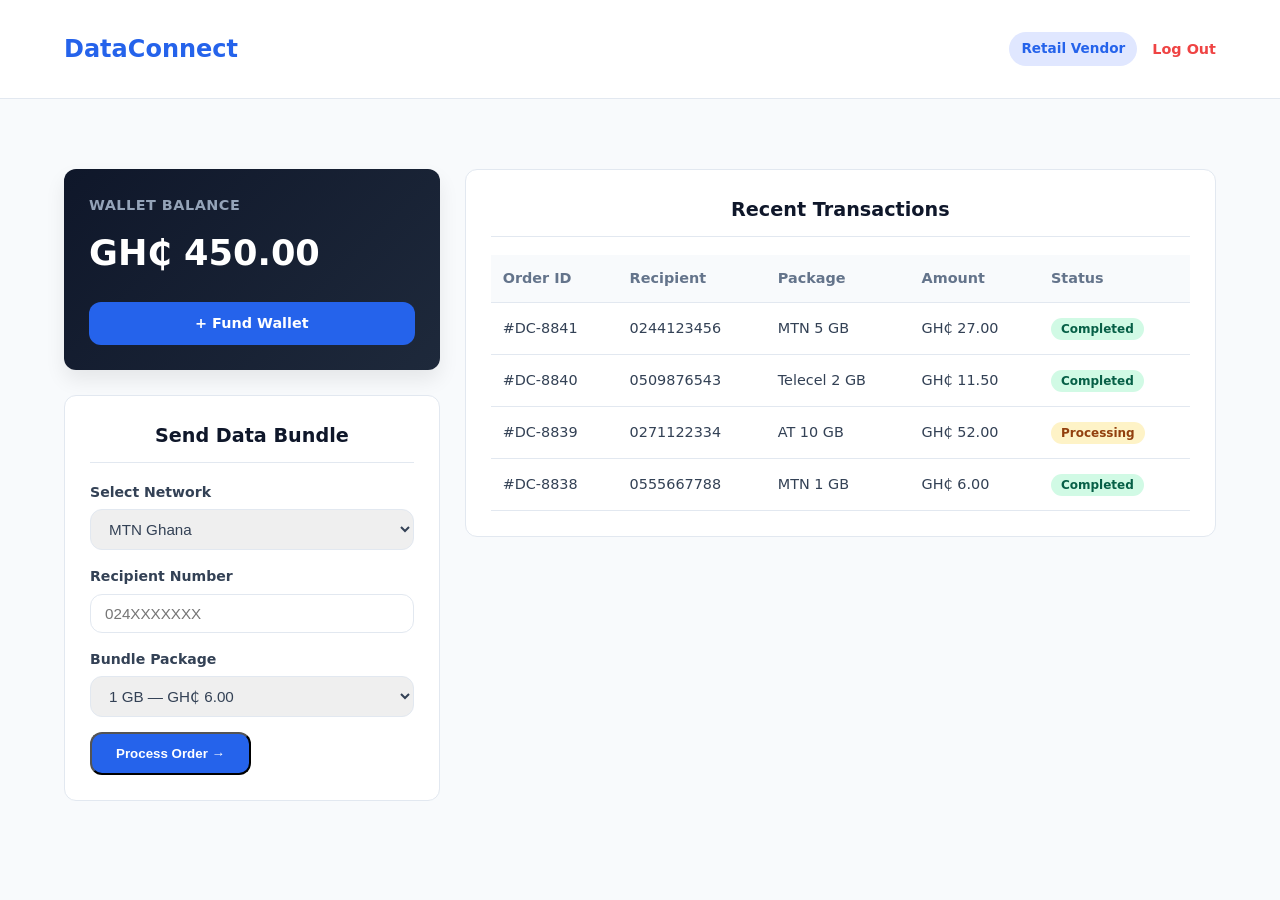
<file: dashboard.html>
<!DOCTYPE html>
<html lang="en">

<head>
    <meta charset="UTF-8">
    <meta name="viewport" content="width=device-width, initial-scale=1.0">
    <meta name="description" content="DataConnect GH Vendor Dashboard - View wallet balance, top up data, and manage transactions.">
    <title>Dashboard - DataConnect GH</title>

    <link rel="icon" type="image/png" href="favicon.png">
    <link rel="stylesheet" href="./style.css">

    <style>
        .dashboard-body {
            background-color: var(--bg-light);
            min-height: 100vh;
        }

        /* Top User Nav */
        .dashboard-nav {
            background-color: #ffffff;
            border-bottom: 1px solid var(--border-color);
            padding: 15px 0;
            position: sticky;
            top: 0;
            z-index: 100;
        }

        .user-menu {
            display: flex;
            align-items: center;
            gap: 15px;
        }

        .user-badge {
            background-color: #e0e7ff;
            color: var(--primary-color);
            padding: 6px 12px;
            border-radius: 20px;
            font-size: 0.85rem;
            font-weight: 700;
        }

        .logout-btn {
            color: #ef4444;
            text-decoration: none;
            font-weight: 600;
            font-size: 0.9rem;
        }

        .logout-btn:hover {
            text-decoration: underline;
        }

        /* Dashboard Grid Layout */
        .dashboard-layout {
            display: grid;
            grid-template-columns: 1fr 2fr;
            gap: 25px;
            margin-top: 30px;
        }

        /* Balance & Quick Actions Sidebar */
        .wallet-card {
            background: linear-gradient(135deg, var(--secondary-color), #1e293b);
            color: #ffffff;
            border-radius: var(--radius);
            padding: 25px;
            margin-bottom: 25px;
            box-shadow: 0 10px 20px rgba(0,0,0,0.08);
        }

        .wallet-card h3 {
            color: #94a3b8;
            font-size: 0.9rem;
            text-transform: uppercase;
            letter-spacing: 0.5px;
            margin-bottom: 8px;
        }

        .wallet-amount {
            font-size: 2.2rem;
            font-weight: 800;
            margin-bottom: 20px;
        }

        .wallet-actions {
            display: flex;
            gap: 10px;
        }

        .btn-topup {
            background-color: var(--primary-color);
            color: #ffffff;
            border: none;
            padding: 10px 16px;
            border-radius: var(--radius);
            font-weight: 600;
            cursor: pointer;
            width: 100%;
            text-decoration: none;
            text-align: center;
            font-size: 0.9rem;
        }

        /* Quick Order Form Box */
        .panel-card {
            background-color: var(--card-bg);
            border: 1px solid var(--border-color);
            border-radius: var(--radius);
            padding: 25px;
            margin-bottom: 25px;
        }

        .panel-title {
            font-size: 1.2rem;
            margin-bottom: 18px;
            padding-bottom: 10px;
            border-bottom: 1px solid var(--border-color);
        }

        .form-group {
            margin-bottom: 15px;
        }

        .form-group label {
            display: block;
            font-weight: 600;
            margin-bottom: 6px;
            font-size: 0.88rem;
        }

        .form-control, .form-select {
            width: 100%;
            padding: 10px 14px;
            border: 1px solid var(--border-color);
            border-radius: var(--radius);
            font-size: 0.95rem;
            color: var(--text-main);
        }

        /* Recent Orders Table */
        .table-wrapper {
            overflow-x: auto;
        }

        .data-table {
            width: 100%;
            border-collapse: collapse;
            text-align: left;
            font-size: 0.9rem;
        }

        .data-table th {
            background-color: var(--bg-light);
            color: var(--text-muted);
            padding: 12px;
            border-bottom: 1px solid var(--border-color);
            font-weight: 600;
        }

        .data-table td {
            padding: 14px 12px;
            border-bottom: 1px solid var(--border-color);
        }

        .status-badge {
            padding: 4px 10px;
            border-radius: 12px;
            font-size: 0.75rem;
            font-weight: 700;
        }

        .status-success {
            background-color: #d1fae5;
            color: #065f46;
        }

        .status-pending {
            background-color: #fef3c7;
            color: #92400e;
        }

    .container nav-bar {
         padding: 0;
    }

    .btn btn-primary {
        width: 100%;
        margin-top: 10px;
    }

        /* Responsive Layout Switch */
        @media (max-width: 850px) {
            .dashboard-layout {
                grid-template-columns: 1fr;
            }
        }
    </style>
</head>

<body class="dashboard-body">

    <!-- DASHBOARD HEADER -->
    <header class="dashboard-nav">
        <div class="container nav-bar">  
            <a href="index.html" class="brand-logo">DataConnect</a>
            
            <div class="user-menu">
                <span class="user-badge">Retail Vendor</span>
                <a href="login.html" class="logout-btn">Log Out</a>
            </div>
        </div>
    </header>

    <!-- DASHBOARD CONTENT AREA -->
    <main class="container">
        
        <div class="dashboard-layout">

            <!-- LEFT COLUMN: Wallet & Quick Buy -->
            <aside class="dashboard-sidebar">
                
                <!-- Balance Box -->
                <div class="wallet-card">
                    <h3>Wallet Balance</h3>
                    <div class="wallet-amount">GH₵ 450.00</div>
                    <div class="wallet-actions">
                        <a href="#" class="btn-topup">+ Fund Wallet</a>
                    </div>
                </div>

                <!-- Fast Order Panel -->
                <div class="panel-card">
                    <h2 class="panel-title">Send Data Bundle</h2>
                    <form action="#" method="POST">
                        
                        <div class="form-group">
                            <label for="network-select">Select Network</label>
                            <select id="network-select" class="form-select" required>
                                <option value="mtn">MTN Ghana</option>
                                <option value="telecel">Telecel Ghana</option>
                                <option value="at">AT (AirtelTigo)</option>
                            </select>
                        </div>

                        <div class="form-group">
                            <label for="phone-number">Recipient Number</label>
                            <input type="tel" id="phone-number" class="form-control" placeholder="024XXXXXXX" required>
                        </div>

                        <div class="form-group">
                            <label for="package-select">Bundle Package</label>
                            <select id="package-select" class="form-select" required>
                                <option value="1">1 GB — GH₵ 6.00</option>
                                <option value="2">2 GB — GH₵ 11.50</option>
                                <option value="5">5 GB — GH₵ 27.00</option>
                                <option value="10">10 GB — GH₵ 52.00</option>
                            </select>
                        </div>

                        <button type="submit" class="btn btn-primary">Process Order &rarr;</button> 
                    </form>
                </div>

            </aside>

            <!-- RIGHT COLUMN: Order History -->
            <section class="dashboard-main">
                
                <div class="panel-card">
                    <h2 class="panel-title">Recent Transactions</h2>
                    
                    <div class="table-wrapper">
                        <table class="data-table">
                            <thead>
                                <tr>
                                    <th>Order ID</th>
                                    <th>Recipient</th>
                                    <th>Package</th>
                                    <th>Amount</th>
                                    <th>Status</th>
                                </tr>
                            </thead>
                            <tbody>
                                <tr>
                                    <td>#DC-8841</td>
                                    <td>0244123456</td>
                                    <td>MTN 5 GB</td>
                                    <td>GH₵ 27.00</td>
                                    <td><span class="status-badge status-success">Completed</span></td>
                                </tr>
                                <tr>
                                    <td>#DC-8840</td>
                                    <td>0509876543</td>
                                    <td>Telecel 2 GB</td>
                                    <td>GH₵ 11.50</td>
                                    <td><span class="status-badge status-success">Completed</span></td>
                                </tr>
                                <tr>
                                    <td>#DC-8839</td>
                                    <td>0271122334</td>
                                    <td>AT 10 GB</td>
                                    <td>GH₵ 52.00</td>
                                    <td><span class="status-badge status-pending">Processing</span></td>
                                </tr>
                                <tr>
                                    <td>#DC-8838</td>
                                    <td>0555667788</td>
                                    <td>MTN 1 GB</td>
                                    <td>GH₵ 6.00</td>
                                    <td><span class="status-badge status-success">Completed</span></td>
                                </tr>
                            </tbody>
                        </table>
                    </div>

                </div>

            </section>

        </div>

    </main>

</body>

</html>
</file>
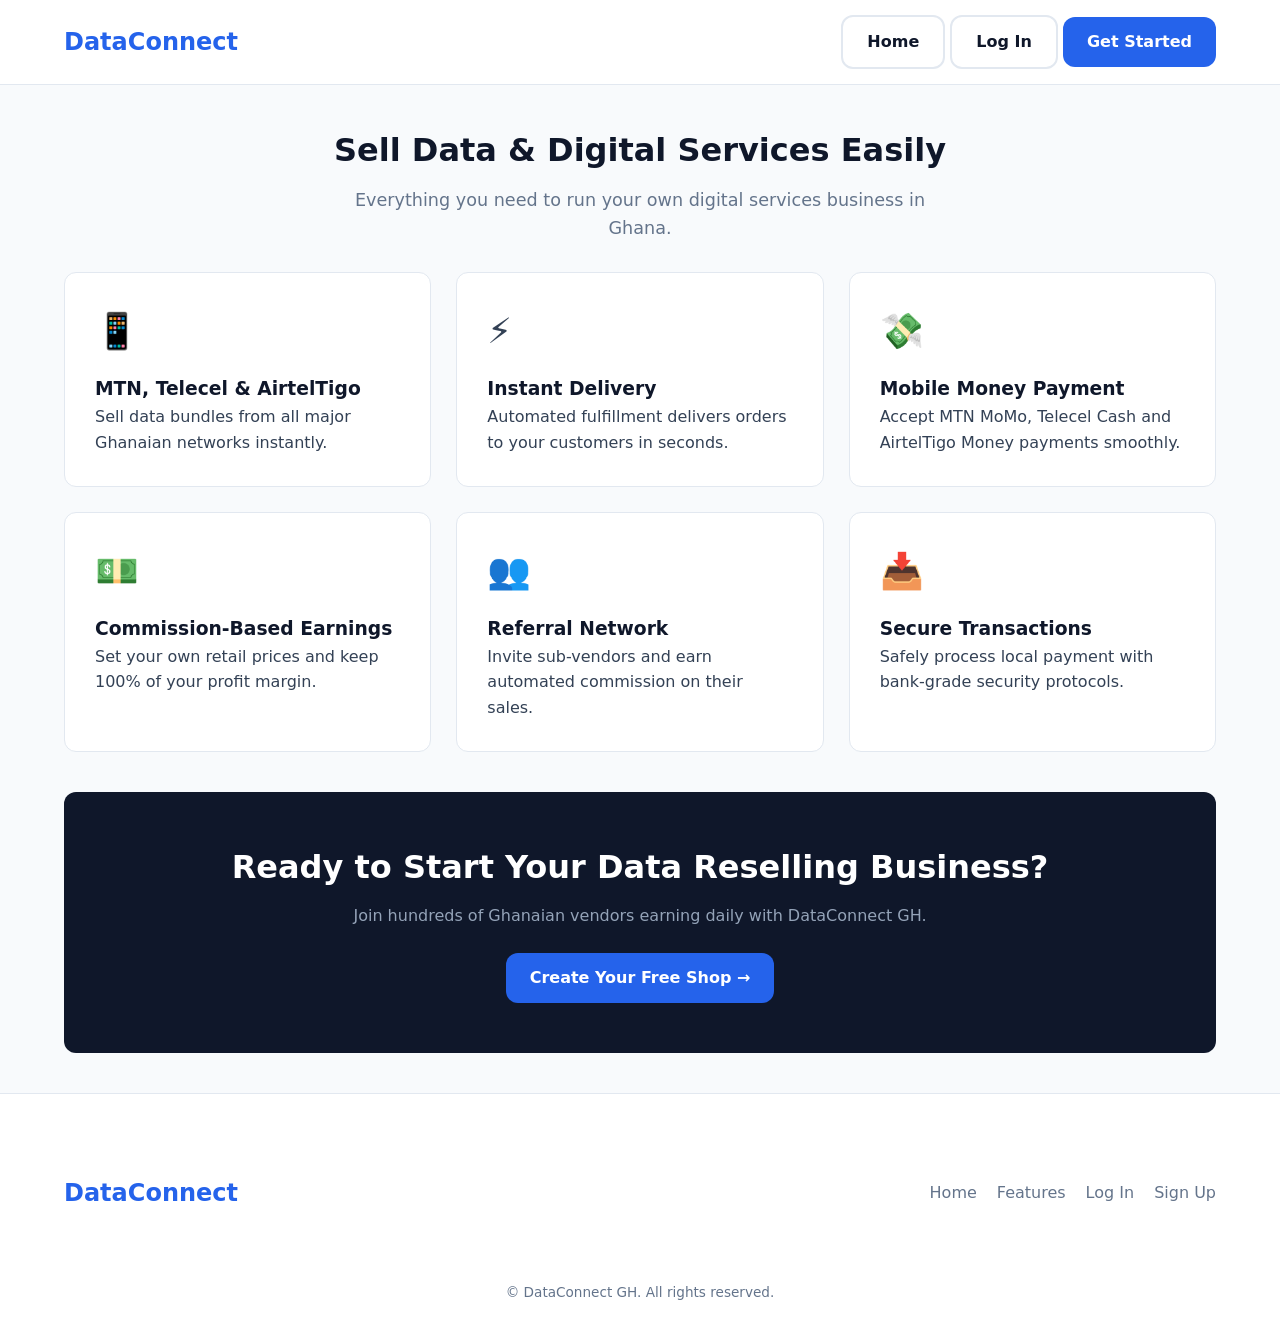
<file: features.html>
<!DOCTYPE html>
<html lang="en">
<head>
    <meta charset="UTF-8">
    <meta name="viewport" content="width=device-width, initial-scale=1.0">
    <meta name="description" content="Explore features of DataConnect GH - Instant data delivery, Mobile Money payments, and vendor commission tools.">
    <title>Features - DataConnect GH</title>
    <link rel="icon" type="image/png" href="favicon.png">
    <link rel="stylesheet" href="style.css">
</head>
<body>

    <!-- MAIN HEADER NAVIGATION -->
    <header class="main-header">
        <nav class="nav-bar container">
            <a href="index.html" class="brand-logo">DataConnect</a>
            <div class="nav-links">
                <a href="index.html" class="btn btn-secondary">Home</a>
                <a href="login.html" class="btn btn-secondary">Log In</a>
                <a href="signup.html" class="btn btn-primary">Get Started</a>
            </div>
        </nav>
    </header>

    <!-- DETAILED SERVICES & FEATURES -->
    <main>
        <section class="features-section container">
            <h2>Sell Data & Digital Services Easily</h2>

            <p class="section-subtitle">
                Everything you need to run your own digital services business in Ghana.
            </p>

            <div class="features-grid">
                <article class="feature-card">
                    <div class="icon-box" aria-hidden="true">&#128241;</div>
                    <h3>MTN, Telecel & AirtelTigo</h3>
                    <p>Sell data bundles from all major Ghanaian networks instantly.</p>
                </article>

                <article class="feature-card">
                    <div class="icon-box" aria-hidden="true">&#9889;</div>
                    <h3>Instant Delivery</h3>
                    <p>Automated fulfillment delivers orders to your customers in seconds.</p>
                </article>

                <article class="feature-card">
                    <div class="icon-box" aria-hidden="true">&#128184;</div>
                    <h3>Mobile Money Payment</h3>
                    <p>Accept MTN MoMo, Telecel Cash and AirtelTigo Money payments smoothly.</p>
                </article>

                <article class="feature-card">
                    <div class="icon-box" aria-hidden="true">&#128181;</div>
                    <h3>Commission-Based Earnings</h3>
                    <p>Set your own retail prices and keep 100% of your profit margin.</p>
                </article>

                <article class="feature-card">
                    <div class="icon-box" aria-hidden="true">&#128101;</div>
                    <h3>Referral Network</h3>
                    <p>Invite sub-vendors and earn automated commission on their sales.</p>
                </article>

                <article class="feature-card">
                    <div class="icon-box" aria-hidden="true">&#128229;</div>
                    <h3>Secure Transactions</h3>
                    <p>Safely process local payment with bank-grade security protocols.</p>
                </article>
            </div>

            <!-- CTA SECTION -->
            <div class="cta-box">
                <h3>Ready to Start Your Data Reselling Business?</h3>
                <p>Join hundreds of Ghanaian vendors earning daily with DataConnect GH.</p>
                <a href="signup.html" class="btn btn-primary">Create Your Free Shop &rarr;</a>
            </div>
        </section>
    </main>

    <!-- MAIN FOOTER -->
    <footer class="main-footer">
        <div class="container footer-links-wrapper">
            <a href="index.html" class="brand-logo">DataConnect</a>
            <nav class="footer-nav">
                <a href="index.html">Home</a>
                <a href="features.html">Features</a>
                <a href="login.html">Log In</a>
                <a href="signup.html">Sign Up</a>
            </nav>
        </div>
        <p class="copyright">&copy; DataConnect GH. All rights reserved.</p>
    </footer>

</body>
</html>
</file>
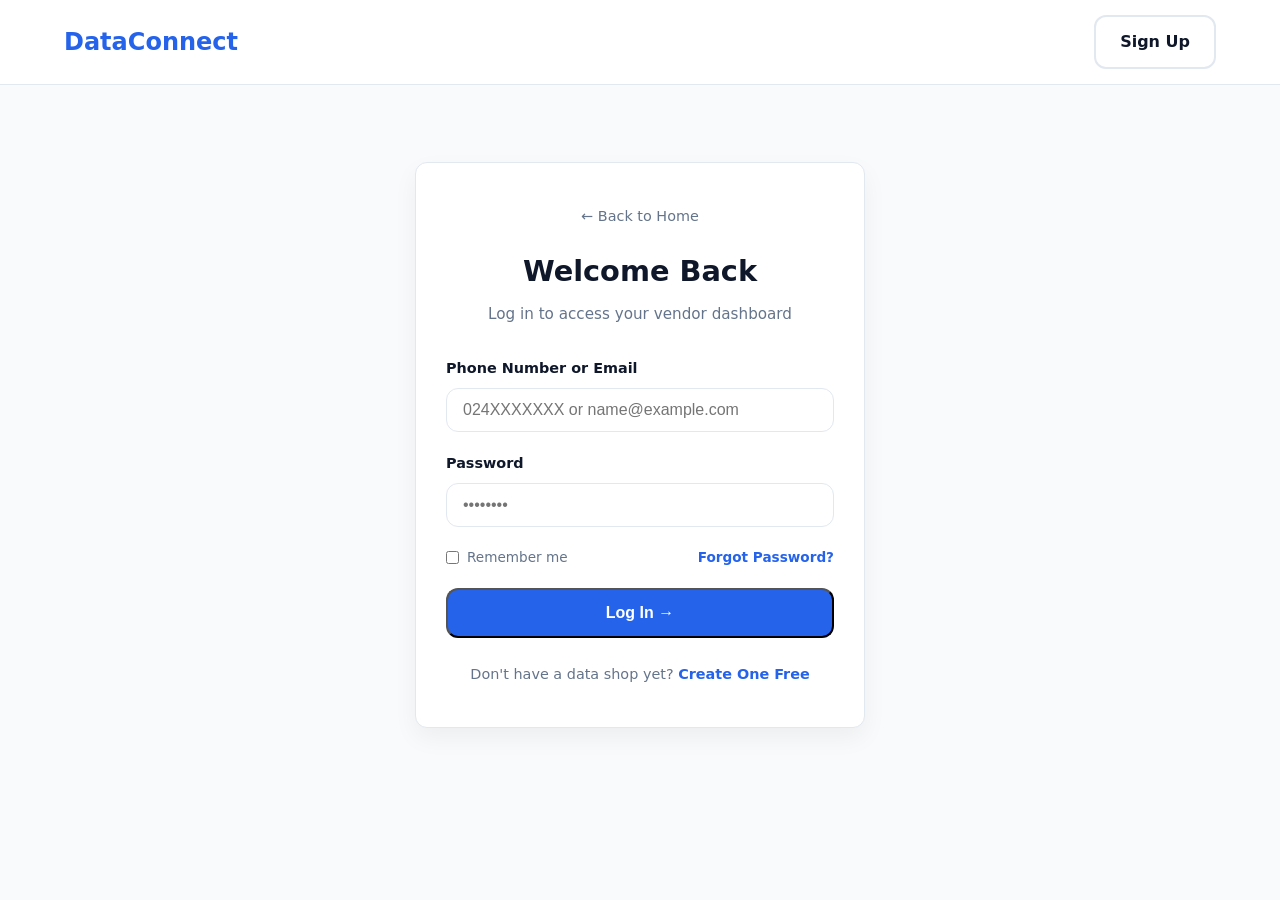
<file: login.html>
<!DOCTYPE html> 
<html lang="en">

<head>
    <meta charset="UTF-8">
    <meta name="viewport" content="width=device-width, initial-scale=1.0">
    <meta name="description" content="Log in to your DataConnect GH account to manage your data shop and earnings.">
    <title>Log In - DataConnect GH</title>

    <link rel="icon" type="image/png" href="favicon.png">
    <link rel="stylesheet" href="./style.css">

    <style>
        /* Form-specific layout tweaks */
        .auth-container {
            min-height: 80vh;
            display: flex;
            align-items: center;
            justify-content: center;
            padding: 40px 15px;
        }

        .auth-card {
            background-color: var(--card-bg);
            border: 1px solid var(--border-color);
            border-radius: var(--radius);
            padding: 40px 30px;
            width: 100%;
            max-width: 450px;
            box-shadow: 0 10px 25px rgba(0, 0, 0, 0.05);
        }

        .auth-header {
            text-align: center;
            margin-bottom: 30px;
        }

        .auth-header h1 {
            font-size: 1.8rem;
            margin-bottom: 8px;
        }

        .auth-header p {
            color: var(--text-muted);
            font-size: 0.95rem;
        }

        .form-group {
            margin-bottom: 20px;
        }

        .form-group label {
            display: block;
            font-weight: 600;
            margin-bottom: 8px;
            color: var(--secondary-color);
            font-size: 0.9rem;
        }

        .form-control {
            width: 100%;
            padding: 12px 16px;
            border: 1px solid var(--border-color);
            border-radius: var(--radius);
            font-size: 1rem;
            color: var(--text-main);
            outline: none;
            transition: var(--transition);
        }

        .form-control:focus {
            border-color: var(--primary-color);
            box-shadow: 0 0 0 3px rgba(37, 99, 235, 0.1);
        }

        .form-actions {
            display: flex;
            justify-content: space-between;
            align-items: center;
            margin-bottom: 20px;
            font-size: 0.85rem;
        }

        .remember-me {
            display: flex;
            align-items: center;
            gap: 8px;
            color: var(--text-muted);
        }

        .forgot-link {
            color: var(--primary-color);
            text-decoration: none;
            font-weight: 600;
        }

        .forgot-link:hover {
            text-decoration: underline;
        }

        .btn-full {
            width: 100%;
            padding: 14px;
            font-size: 1rem;
        }

        .auth-footer {
            text-align: center;
            margin-top: 25px;
            font-size: 0.9rem;
            color: var(--text-muted);
        }

        .auth-footer a {
            color: var(--primary-color);
            text-decoration: none;
            font-weight: 700;
        }

        .auth-footer a:hover {
            text-decoration: underline;
        }

        .back-home {
            text-align: center;
            margin-bottom: 20px;
        }

        .back-home a {
            color: var(--text-muted);
            text-decoration: none;
            font-size: 0.9rem;
        }

        .back-home a:hover {
            color: var(--primary-color);
        }
    </style>
</head>

<body>

    <!-- Simple Header Navigation -->
    <header class="main-header">
        <nav class="nav-bar container">
            <a href="index.html" class="brand-logo">DataConnect</a>
            <a href="signup.html" class="btn btn-secondary">Sign Up</a>
        </nav>
    </header>

    <!-- MAIN LOGIN FORM AREA -->
    <main class="auth-container">
        <div class="auth-card">

            <div class="back-home">
                <a href="index.html">&larr; Back to Home</a>
            </div>

            <div class="auth-header">
                <h1>Welcome Back</h1>
                <p>Log in to access your vendor dashboard</p>
            </div>

            <form action="/login" method="POST">
                
                <!-- Phone / Email -->
                <div class="form-group">
                    <label for="login-id">Phone Number or Email</label>
                    <input type="text" id="login-id" name="login-id" class="form-control" placeholder="024XXXXXXX or name@example.com" required>
                </div>

                <!-- Password -->
                <div class="form-group">
                    <label for="password">Password</label>
                    <input type="password" id="password" name="password" class="form-control" placeholder="••••••••" required>
                </div>

                <!-- Remember Me & Forgot Password -->
                <div class="form-actions">
                    <label class="remember-me">
                        <input type="checkbox" name="remember">
                        Remember me
                    </label>
                    <a href="#" class="forgot-link">Forgot Password?</a>
                </div>

                <!-- Submit Button -->
                <button type="submit" class="btn btn-primary btn-full">Log In &rarr;</button>

            </form>

            <div class="auth-footer">
                Don't have a data shop yet? <a href="signup.html">Create One Free</a>
            </div>

        </div>
    </main>

</body>

</html>
</file>
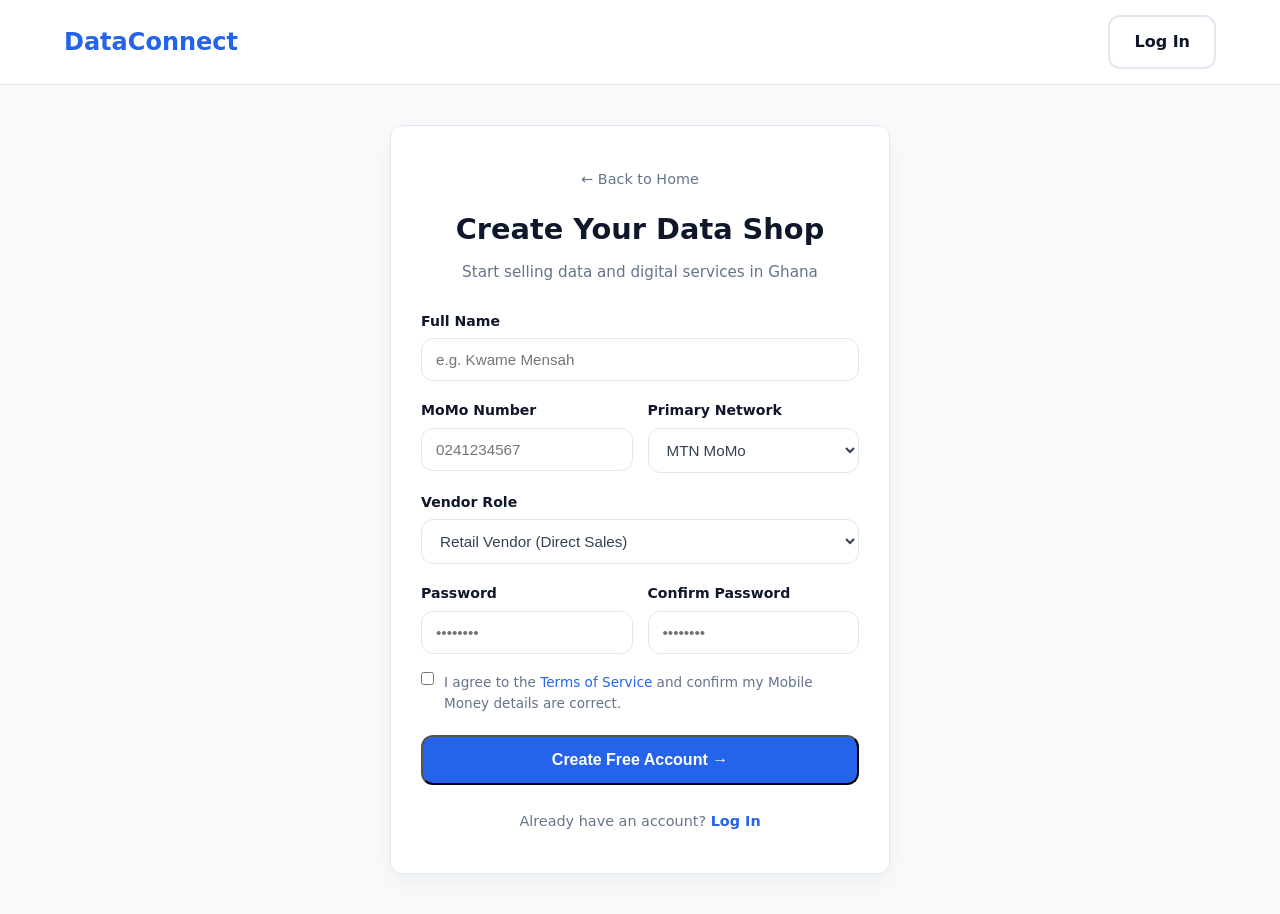
<file: signup.html>
<!DOCTYPE html>
<html lang="en">

<head>
    <meta charset="UTF-8">
    <meta name="viewport" content="width=device-width, initial-scale=1.0">
    <meta name="description" content="Create your free DataConnect GH vendor shop and start selling data bundles in Ghana.">
    <title>Sign Up - DataConnect GH</title>

    <link rel="icon" type="image/png" href="favicon.png">
    <link rel="stylesheet" href="./style.css">

    <style>
        .auth-container {
            min-height: 85vh;
            display: flex;
            align-items: center;
            justify-content: center;
            padding: 40px 15px;
        }

        .auth-card {
            background-color: var(--card-bg);
            border: 1px solid var(--border-color);
            border-radius: var(--radius);
            padding: 40px 30px;
            width: 100%;
            max-width: 500px;
            box-shadow: 0 10px 25px rgba(0, 0, 0, 0.05);
        }

        .auth-header {
            text-align: center;
            margin-bottom: 25px;
        }

        .auth-header h1 {
            font-size: 1.8rem;
            margin-bottom: 8px;
        }

        .auth-header p {
            color: var(--text-muted);
            font-size: 0.95rem;
        }

        .form-row {
            display: grid;
            grid-template-columns: 1fr 1fr;
            gap: 15px;
        }

        .form-group {
            margin-bottom: 18px;
        }

        .form-group label {
            display: block;
            font-weight: 600;
            margin-bottom: 6px;
            color: var(--secondary-color);
            font-size: 0.88rem;
        }

        .form-control, .form-select {
            width: 100%;
            padding: 12px 14px;
            border: 1px solid var(--border-color);
            border-radius: var(--radius);
            font-size: 0.95rem;
            color: var(--text-main);
            outline: none;
            background-color: #ffffff;
            transition: var(--transition);
        }

        .form-control:focus, .form-select:focus {
            border-color: var(--primary-color);
            box-shadow: 0 0 0 3px rgba(37, 99, 235, 0.1);
        }

        .terms-check {
            display: flex;
            align-items: flex-start;
            gap: 10px;
            font-size: 0.85rem;
            color: var(--text-muted);
            margin-bottom: 20px;
        }

        .terms-check a {
            color: var(--primary-color);
            text-decoration: none;
        }

        .btn-full {
            width: 100%;
            padding: 14px;
            font-size: 1rem;
        }

        .auth-footer {
            text-align: center;
            margin-top: 25px;
            font-size: 0.9rem;
            color: var(--text-muted);
        }

        .auth-footer a {
            color: var(--primary-color);
            text-decoration: none;
            font-weight: 700;
        }

        .auth-footer a:hover {
            text-decoration: underline;
        }

        .back-home {
            text-align: center;
            margin-bottom: 15px;
        }

        .back-home a {
            color: var(--text-muted);
            text-decoration: none;
            font-size: 0.9rem;
        }

        .back-home a:hover {
            color: var(--primary-color);
        }

        @media (max-width: 480px) {
            .form-row {
                grid-template-columns: 1fr;
            }
        }
    </style>
</head>

<body>

    <!-- Header Navigation -->
    <header class="main-header">
        <nav class="nav-bar container">
            <a href="index.html" class="brand-logo">DataConnect</a>
            <a href="login.html" class="btn btn-secondary">Log In</a>
        </nav>
    </header>

    <!-- MAIN SIGNUP FORM AREA -->
    <main class="auth-container">
        <div class="auth-card">

            <div class="back-home">
                <a href="index.html">&larr; Back to Home</a>
            </div>

            <div class="auth-header">
                <h1>Create Your Data Shop</h1>
                <p>Start selling data and digital services in Ghana</p>
            </div>

            <form action="#" method="POST">
                
                <!-- Full Name -->
                <div class="form-group">
                    <label for="fullname">Full Name</label>
                    <input type="text" id="fullname" name="fullname" class="form-control" placeholder="e.g. Kwame Mensah" required>
                </div>

                <!-- Phone & Network Row -->
                <div class="form-row">
                    <div class="form-group">
                        <label for="momo-phone">MoMo Number</label>
                        <input type="tel" id="momo-phone" name="momo-phone" class="form-control" placeholder="0241234567" required>
                    </div>

                    <div class="form-group">
                        <label for="network">Primary Network</label>
                        <select id="network" name="network" class="form-select" required>
                            <option value="mtn">MTN MoMo</option>
                            <option value="telecel">Telecel Cash</option>
                            <option value="airteltigo">AT Money</option>
                        </select>
                    </div>
                </div>

                <!-- Account Tier Selection -->
                <div class="form-group">
                    <label for="tier">Vendor Role</label>
                    <select id="tier" name="tier" class="form-select" required>
                        <option value="retail">Retail Vendor (Direct Sales)</option>
                        <option value="agent">Agent (Direct + Sub-agent Network)</option>
                        <option value="super">Super Agent (Full Network Management)</option>
                    </select>
                </div>

                <!-- Password & Confirm Password Row -->
                <div class="form-row">
                    <div class="form-group">
                        <label for="password">Password</label>
                        <input type="password" id="password" name="password" class="form-control" placeholder="••••••••" required>
                    </div>

                    <div class="form-group">
                        <label for="confirm-password">Confirm Password</label>
                        <input type="password" id="confirm-password" name="confirm-password" class="form-control" placeholder="••••••••" required>
                    </div>
                </div>

                <!-- Terms & Conditions -->
                <div class="terms-check">
                    <input type="checkbox" id="terms" name="terms" required>
                    <label for="terms">I agree to the <a href="#">Terms of Service</a> and confirm my Mobile Money details are correct.</label>
                </div>

                <!-- Submit Button -->
                <button type="submit" class="btn btn-primary btn-full">Create Free Account &rarr;</button>

            </form>

            <div class="auth-footer">
                Already have an account? <a href="login.html">Log In</a>
            </div>

        </div>
    </main>

</body>

</html>
</file>
<file: style.css>
/* 1. COLOR PALETTE & DESIGN TOYS (CSS VARIABLES) */
:root {
    --primary-color: #2563eb;    
    --primary-hover: #1d4ed8;      
    --secondary-color: #0f172a;    
    --accent-color: #f59e0b;      
    --bg-light: #f8fafc;           
    --card-bg: #ffffff;            
    --text-main: #334155;     
    --text-muted: #64748b;         
    --border-color: #e2e8f0;       
    --radius: 12px;                
    --transition: all 0.3s ease;   
}

/* 2. GLOBAL RESET & BASE STYLES */
* {
    margin: 0;
    padding: 0;
    box-sizing: border-box;
}

body {
    font-family: system-ui, -apple-system, BlinkMacSystemFont, 'Segoe UI', Roboto, sans-serif;
    line-height: 1.6;
    color: var(--text-main);
    background-color: var(--bg-light);
}

.container {
    width: 90%;
    max-width: 1200px;
    margin: 0 auto;
    padding: 40px 0;
}

/* Universal Heading & Subtitle styles */
h1, h2, h3, h4 {
    color: var(--secondary-color);
    font-weight: 700;
}

h2 {
    font-size: 2rem;
    text-align: center;
    margin-bottom: 10px;
}

.section-subtitle {
    text-align: center;
    color: var(--text-muted);
    font-size: 1.1rem;
    max-width: 600px;
    margin: 0 auto 30px auto;
}

/* Screen reader accessibility class */
.sr-only {
    position: absolute;
    width: 1px;
    height: 1px;
    padding: 0;
    margin: -1px;
    overflow: hidden;
    clip: rect(0, 0, 0, 0);
    border: 0;
}

/* 3. NAVIGATION BAR */
.main-header {
    background-color: #ffffff;
    border-bottom: 1px solid var(--border-color);
    position: sticky;
    top: 0;
    z-index: 100;
}

.nav-bar {
    display: flex;
    justify-content: space-between;
    align-items: center;
    padding: 15px 0;
}

.brand-logo {
    font-size: 1.5rem;
    font-weight: 800;
    color: var(--primary-color);
    text-decoration: none;
}

/* Buttons */
.btn {
    display: inline-block;
    padding: 12px 24px;
    border-radius: var(--radius);
    text-decoration: none;
    font-weight: 600;
    transition: var(--transition);
    text-align: center;
}

.btn-primary {
    background-color: var(--primary-color);
    color: #ffffff;
}

.btn-primary:hover {
    background-color: var(--primary-hover);
    transform: translateY(-2px);
}

.btn-secondary {
    display: inline-block;
    padding: 12px 24px;
    background-color: transparent;
    color: var(--secondary-color);
    border: 2px solid var(--border-color);
    border-radius: var(--radius);
    text-decoration: none;
    font-weight: 600;
    transition: var(--transition);
}

.btn-secondary:hover {
    border-color: var(--secondary-color);
}

/* 4. HERO SECTION */
.hero-section {
    text-align: center;
    padding: 60px 0 40px 0;
}

.badge {
    display: inline-block;
    background-color: #e0e7ff;
    color: var(--primary-color);
    padding: 6px 16px;
    border-radius: 50px;
    font-size: 0.9rem;
    font-weight: 600;
    margin-bottom: 20px;
}

.badge span {
    color: var(--accent-color);
}

.hero-title {
    font-size: 2.8rem;
    line-height: 1.2;
    margin-bottom: 20px;
}

.hero-title .highlight {
    color: var(--primary-color);
}

.hero-description {
    font-size: 1.2rem;
    color: var(--text-muted);
    max-width: 650px;
    margin: 0 auto 30px auto;
}

.hero-buttons {
    display: flex;
    gap: 15px;
    justify-content: center;
    flex-wrap: wrap;
    margin-bottom: 40px;
}

.quick-features {
    display: flex;
    justify-content: center;
    gap: 25px;
    list-style: none;
    flex-wrap: wrap;
}

.quick-features li {
    font-size: 0.95rem;
    color: var(--text-main);
    font-weight: 500;
}

.check-icon {
    color: #10b981;
    margin-right: 5px;
}

/* 5. NETWORK CAROUSEL / SLIDER */
.networks-section {
    background-color: #ffffff;
    padding: 30px 0;
    border-top: 1px solid var(--border-color);
    border-bottom: 1px solid var(--border-color);
}

.network-slider {
    display: flex;
    justify-content: center;
    align-items: center;
    gap: 40px;
    flex-wrap: wrap;
}

.network-card img {
    height: 45px;
    width: auto;
    filter: grayscale(20%);
    transition: var(--transition);
}

.network-card img:hover {
    filter: grayscale(0%);
    transform: scale(1.1);
}

/* 6. GRIDS & CARDS */
.service-grid, 
.features-grid, 
.earning-grid,
.tiers-grid, 
.trust-grid {
    display: grid;
    grid-template-columns: repeat(auto-fit, minmax(280px, 1fr));
    gap: 25px;
    margin-top: 20px;
}

.service-card, .feature-card, .info-box, .tier-card, .trust-card {
    background-color: var(--card-bg);
    padding: 30px;
    border-radius: var(--radius);
    border: 1px solid var(--border-color);
    transition: var(--transition);
}

/* Fixed Hover Effect (-6px transform instead of -50px) */
.service-card:hover, .feature-card:hover, .info-box:hover, .tier-card:hover, .trust-card:hover {
    transform: translateY(-6px);
    box-shadow: 0 10px 25px rgba(0, 0, 0, 0.08);
}

.icon-box, .box-icon, .icon {
    font-size: 2.2rem;
    margin-bottom: 15px;
}

.tier-card h4, .info-box h4, .trust-card h4 {
    font-size: 1.25rem;
    margin-bottom: 10px;
}

.tier-list, .benefits-list {
    list-style: none;
    margin-top: 15px;
}

.tier-list li, .benefits-list li {
    margin-bottom: 8px;
    font-size: 0.95rem;
    color: var(--text-muted);
}

.benefits-list {
    max-width: 500px;
    margin: 0 auto 25px auto;
}

.btn-link {
    display: block;
    text-align: center;
    color: var(--primary-color);
    font-weight: 700;
    text-decoration: none;
    margin-bottom: 30px;
}

/* 7. WHY CHOOSE US & CALL TO ACTION (CTA) */
.reason-grid {
    list-style: none;
    display: grid;
    grid-template-columns: repeat(auto-fit, minmax(220px, 1fr));
    gap: 15px;
    max-width: 800px;
    margin: 30px auto;
}

.reason-grid li {
    background-color: #ffffff;
    padding: 12px 20px;
    border-radius: 8px;
    border: 1px solid var(--border-color);
    font-weight: 500;
}

.cta-box {
    background-color: var(--secondary-color);
    color: #ffffff;
    padding: 50px 30px;
    border-radius: var(--radius);
    text-align: center;
    margin-top: 40px;
}

.cta-box h3 {
    color: #ffffff;
    font-size: 2rem;
    margin-bottom: 10px;
}

.cta-box p {
    color: #94a3b8;
    margin-bottom: 25px;
}

.cta-note {
    display: block;
    margin-top: 15px;
    font-size: 0.85rem;
    color: #94a3b8;
}

/* 8. FOOTER */ 
.main-footer {
    background-color: #ffffff;
    border-top: 1px solid var(--border-color);
    padding-top: 40px;
}

.footer-cta {
    text-align: center;
    margin-bottom: 40px;
}

.footer-divider {
    border: 0;
    height: 1px;
    background-color: var(--border-color);
    margin: 30px 0;
}

.footer-links-wrapper {
    display: flex;
    justify-content: space-between;
    align-items: center;
    flex-wrap: wrap;
    gap: 20px;
}

.footer-nav {
    display: flex;
    gap: 20px;
}

.footer-nav a {
    color: var(--text-muted);
    text-decoration: none;
    transition: var(--transition);
}

.footer-nav a:hover {
    color: var(--primary-color);
}

.copyright {
    text-align: center;
    color: var(--text-muted);
    font-size: 0.85rem;
    margin-top: 30px;
    padding-bottom: 20px;
}

/* 9. RESPONSIVE DESIGN FOR MOBILE & TABLETS */
@media (max-width: 768px) {
    .nav-bar {
        flex-direction: column;
        gap: 15px;
    }

    .nav-links {
        display: flex;
        flex-wrap: wrap;
        justify-content: center;
        gap: 10px;
    }

    .hero-title {
        font-size: 2rem;
    }

    .hero-description {
        font-size: 1rem;
    }

    .footer-links-wrapper {
        flex-direction: column;
        text-align: center;
    }
}
</file>
